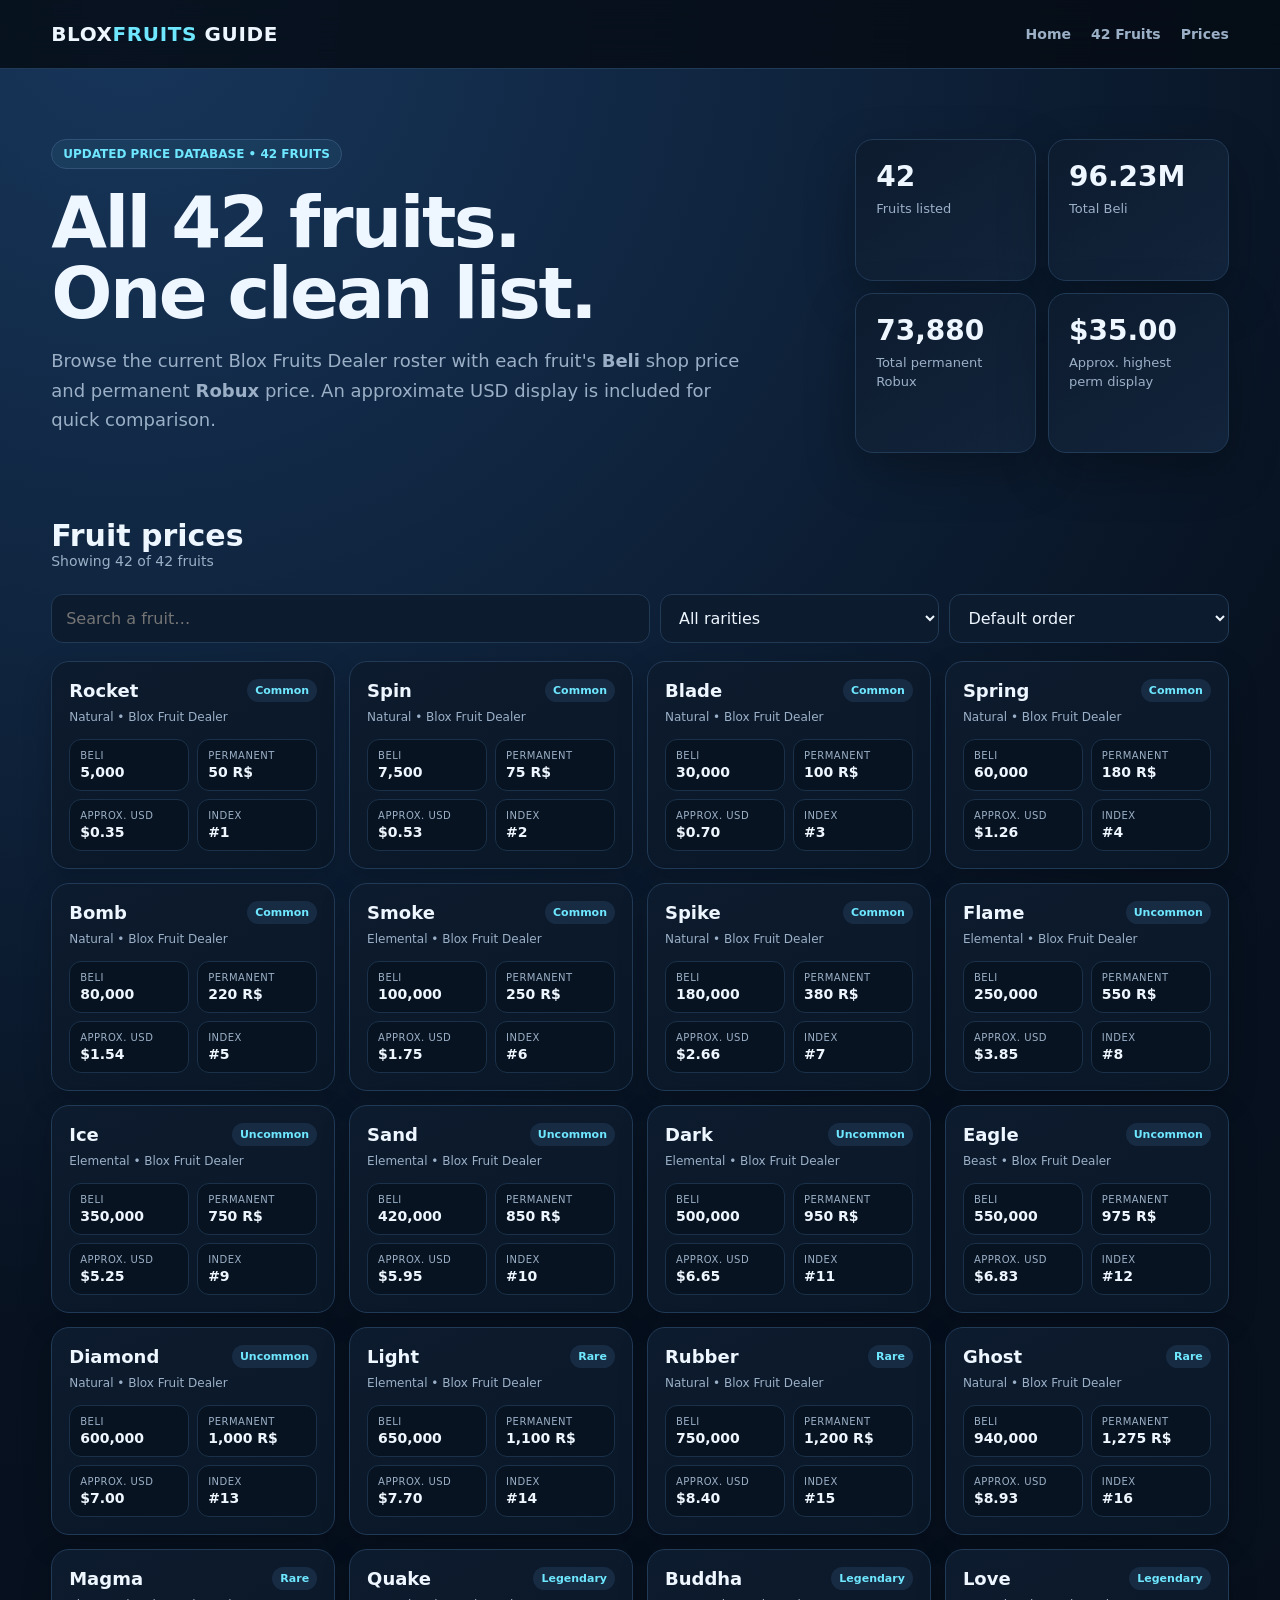
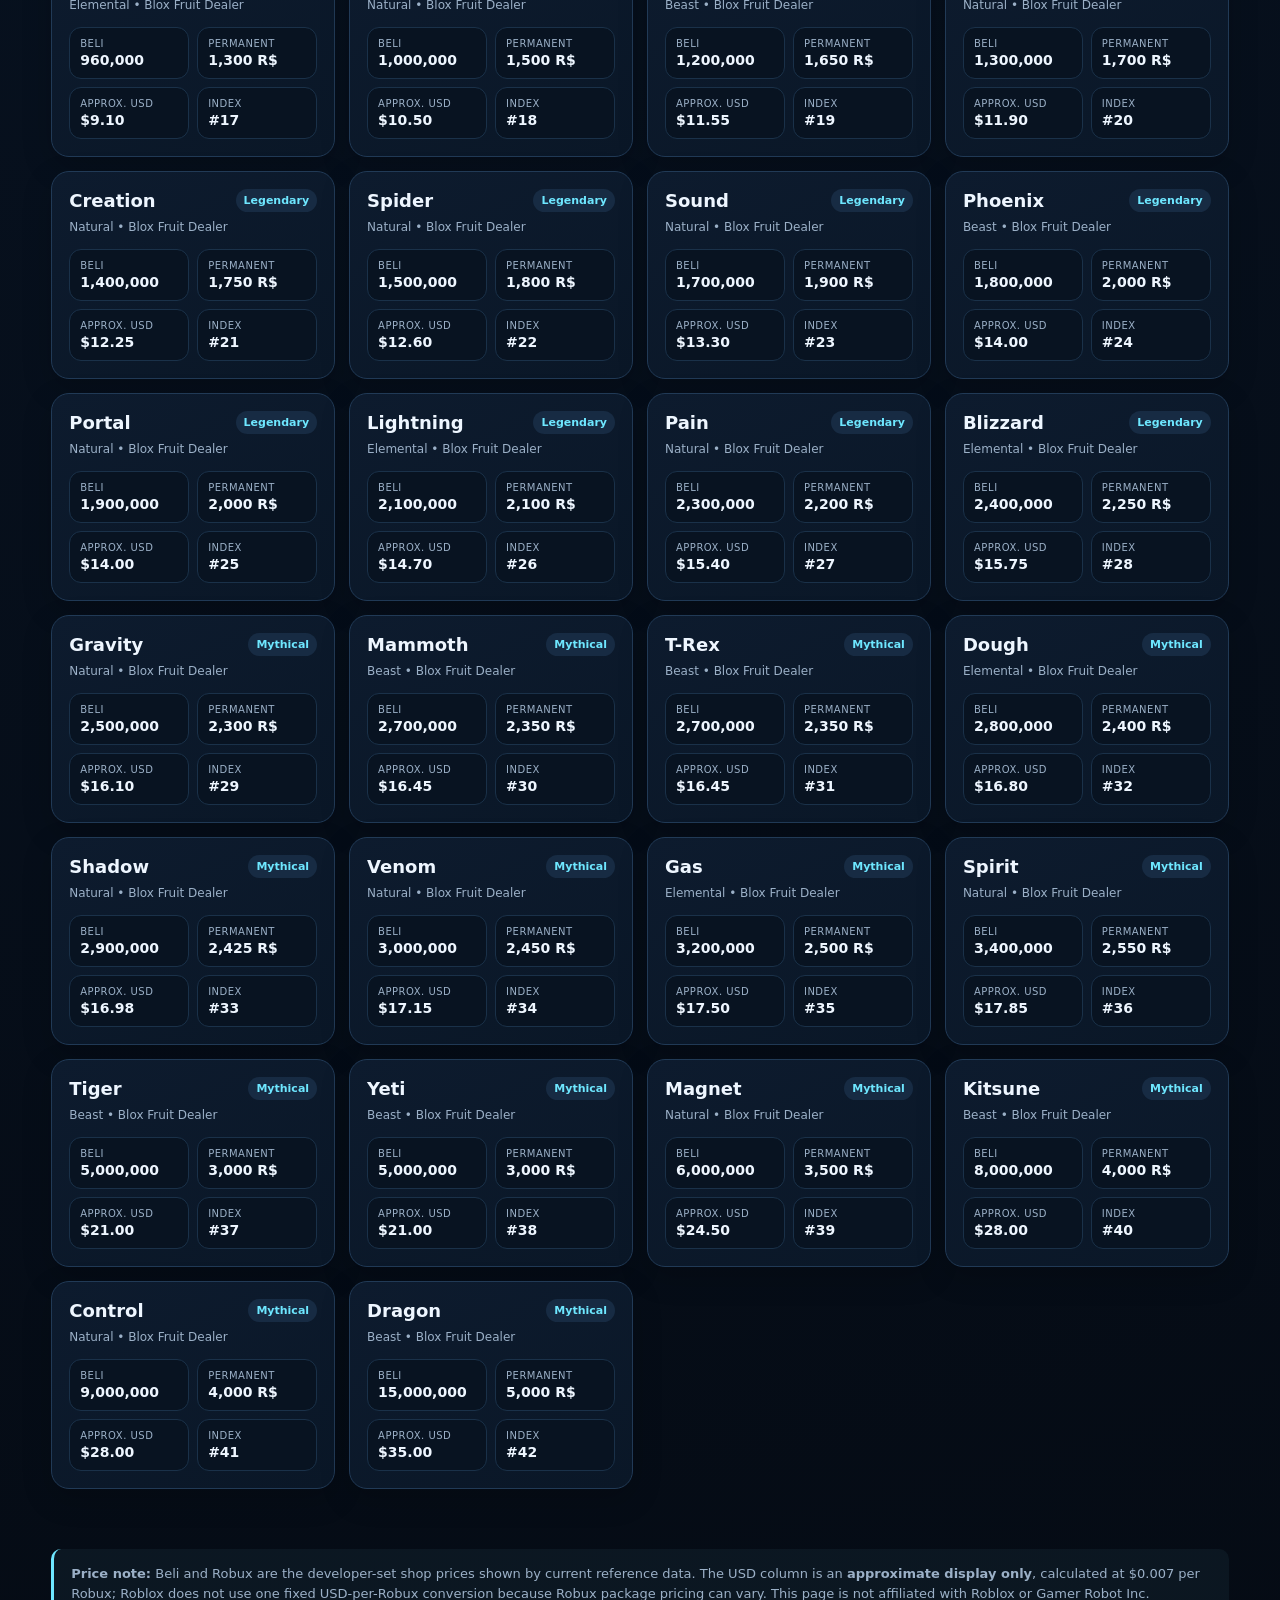
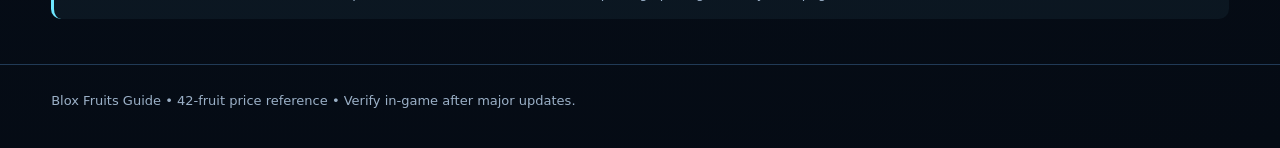
<file: BloxFruits_42_Fruit_Price_Guide.html>
<!doctype html>
<html lang="en">
<head>
<meta charset="utf-8">
<meta name="viewport" content="width=device-width,initial-scale=1">
<meta name="description" content="Blox Fruits guide — all 42 current fruit shop prices, Beli and permanent Robux prices.">
<title>Blox Fruits — 42 Fruit Price Guide</title>
<style>
:root{--bg:#07111f;--panel:#0d1b2e;--panel2:#12243b;--text:#eef6ff;--muted:#9bb0c7;--line:#213a56;--accent:#6ee7ff;--accent2:#8b7cff;--good:#69e6a4;--shadow:0 18px 50px rgba(0,0,0,.28)}
*{box-sizing:border-box} body{margin:0;font-family:Inter,ui-sans-serif,system-ui,-apple-system,BlinkMacSystemFont,"Segoe UI",sans-serif;background:radial-gradient(circle at 10% 0%,#17365b 0,#07111f 38%,#050b14 100%);color:var(--text);min-height:100vh}
a{color:inherit;text-decoration:none} .wrap{width:min(1180px,92%);margin:auto}
header{position:sticky;top:0;z-index:20;background:rgba(5,11,20,.82);backdrop-filter:blur(16px);border-bottom:1px solid var(--line)}
.nav{height:68px;display:flex;align-items:center;justify-content:space-between;gap:20px}
.logo{font-weight:900;letter-spacing:.6px;font-size:20px} .logo span{color:var(--accent)}
nav{display:flex;gap:20px;color:var(--muted);font-weight:700;font-size:14px} nav a:hover{color:var(--text)}
.hero{padding:70px 0 35px} .hero-grid{display:grid;grid-template-columns:1.35fr .65fr;gap:28px;align-items:stretch}
.hero h1{font-size:clamp(40px,6vw,72px);line-height:.98;margin:0 0 18px;letter-spacing:-2.5px}
.hero p{font-size:18px;color:var(--muted);max-width:700px;line-height:1.65}
.badge{display:inline-flex;padding:7px 11px;border:1px solid #315276;border-radius:999px;color:var(--accent);font-weight:800;font-size:12px;margin-bottom:18px;background:rgba(110,231,255,.06)}
.stats{display:grid;grid-template-columns:repeat(2,1fr);gap:12px} .stat{background:linear-gradient(145deg,var(--panel),var(--panel2));border:1px solid var(--line);border-radius:18px;padding:20px;box-shadow:var(--shadow)}
.stat b{display:block;font-size:28px;margin-bottom:5px} .stat span{color:var(--muted);font-size:13px}
.controls{margin:25px 0 18px;display:grid;grid-template-columns:1.5fr repeat(2,.7fr);gap:10px}
input,select,button{font:inherit} input,select{width:100%;background:var(--panel);color:var(--text);border:1px solid var(--line);padding:13px 14px;border-radius:12px;outline:none} input:focus,select:focus{border-color:var(--accent)}
.section-head{display:flex;justify-content:space-between;align-items:end;gap:15px;margin-top:30px} h2{font-size:30px;margin:0} .count{color:var(--muted);font-size:14px}
.grid{display:grid;grid-template-columns:repeat(4,1fr);gap:14px;margin:18px 0 60px}
.card{background:linear-gradient(155deg,var(--panel),#0a1727);border:1px solid var(--line);border-radius:18px;padding:17px;transition:.18s transform,.18s border-color;box-shadow:0 10px 30px rgba(0,0,0,.18)}
.card:hover{transform:translateY(-4px);border-color:#39698e} .top{display:flex;justify-content:space-between;gap:8px;align-items:center} .fruit-name{font-size:18px;font-weight:900}
.rarity{font-size:11px;padding:5px 8px;border-radius:999px;background:#172b43;color:var(--accent);font-weight:800}
.type{color:var(--muted);font-size:12px;margin:8px 0 15px} .price{display:grid;grid-template-columns:1fr 1fr;gap:8px}
.price div{background:#081321;border:1px solid #1a3149;border-radius:12px;padding:10px} .price small{display:block;color:var(--muted);font-size:10px;text-transform:uppercase;letter-spacing:.5px} .price strong{display:block;margin-top:3px;font-size:14px}
.note{margin:0 0 45px;padding:15px 17px;border-left:3px solid var(--accent);background:rgba(110,231,255,.05);border-radius:10px;color:var(--muted);line-height:1.55;font-size:13px}
footer{border-top:1px solid var(--line);padding:28px 0 40px;color:var(--muted);font-size:13px}
.empty{padding:35px;text-align:center;color:var(--muted);border:1px dashed var(--line);border-radius:16px;grid-column:1/-1}
@media(max-width:900px){.hero-grid{grid-template-columns:1fr}.grid{grid-template-columns:repeat(3,1fr)}}
@media(max-width:650px){nav{display:none}.hero{padding-top:45px}.controls{grid-template-columns:1fr}.grid{grid-template-columns:repeat(2,1fr)}.stats{grid-template-columns:1fr 1fr}}
@media(max-width:430px){.grid{grid-template-columns:1fr}.hero h1{font-size:43px}.stats{grid-template-columns:1fr 1fr}}
</style>
</head>
<body>
<header><div class="wrap nav"><div class="logo">BLOX<span>FRUITS</span> GUIDE</div><nav><a href="#home">Home</a><a href="#fruits">42 Fruits</a><a href="#about">Prices</a></nav></div></header>

<main id="home" class="wrap">
<section class="hero">
<div class="hero-grid">
<div>
<div class="badge">UPDATED PRICE DATABASE • 42 FRUITS</div>
<h1>All 42 fruits.<br>One clean list.</h1>
<p>Browse the current Blox Fruits Dealer roster with each fruit's <b>Beli</b> shop price and permanent <b>Robux</b> price. An approximate USD display is included for quick comparison.</p>
</div>
<div class="stats">
<div class="stat"><b>42</b><span>Fruits listed</span></div>
<div class="stat"><b>96.23M</b><span>Total Beli</span></div>
<div class="stat"><b>73,880</b><span>Total permanent Robux</span></div>
<div class="stat"><b>$35.00</b><span>Approx. highest perm display</span></div>
</div>
</div>
</section>

<section id="fruits">
<div class="section-head"><div><h2>Fruit prices</h2><div class="count" id="count">Showing 42 of 42 fruits</div></div></div>
<div class="controls">
<input id="search" type="search" placeholder="Search a fruit…">
<select id="rarity"><option value="all">All rarities</option><option>Common</option><option>Uncommon</option><option>Rare</option><option>Legendary</option><option>Mythical</option></select>
<select id="sort"><option value="default">Default order</option><option value="beliAsc">Beli: low → high</option><option value="beliDesc">Beli: high → low</option><option value="robuxAsc">Perm: low → high</option><option value="robuxDesc">Perm: high → low</option></select>
</div>
<div class="grid" id="grid"></div>
<p class="note" id="about"><b>Price note:</b> Beli and Robux are the developer-set shop prices shown by current reference data. The USD column is an <b>approximate display only</b>, calculated at $0.007 per Robux; Roblox does not use one fixed USD-per-Robux conversion because Robux package pricing can vary. This page is not affiliated with Roblox or Gamer Robot Inc.</p>
</section>
</main>

<footer><div class="wrap">Blox Fruits Guide • 42-fruit price reference • Verify in-game after major updates.</div></footer>

<script>
const fruits = [{"name":"Rocket","type":"Natural","rarity":"Common","beli":5000,"robux":50,"usd":0.35},{"name":"Spin","type":"Natural","rarity":"Common","beli":7500,"robux":75,"usd":0.53},{"name":"Blade","type":"Natural","rarity":"Common","beli":30000,"robux":100,"usd":0.7},{"name":"Spring","type":"Natural","rarity":"Common","beli":60000,"robux":180,"usd":1.26},{"name":"Bomb","type":"Natural","rarity":"Common","beli":80000,"robux":220,"usd":1.54},{"name":"Smoke","type":"Elemental","rarity":"Common","beli":100000,"robux":250,"usd":1.75},{"name":"Spike","type":"Natural","rarity":"Common","beli":180000,"robux":380,"usd":2.66},{"name":"Flame","type":"Elemental","rarity":"Uncommon","beli":250000,"robux":550,"usd":3.85},{"name":"Ice","type":"Elemental","rarity":"Uncommon","beli":350000,"robux":750,"usd":5.25},{"name":"Sand","type":"Elemental","rarity":"Uncommon","beli":420000,"robux":850,"usd":5.95},{"name":"Dark","type":"Elemental","rarity":"Uncommon","beli":500000,"robux":950,"usd":6.65},{"name":"Eagle","type":"Beast","rarity":"Uncommon","beli":550000,"robux":975,"usd":6.83},{"name":"Diamond","type":"Natural","rarity":"Uncommon","beli":600000,"robux":1000,"usd":7.0},{"name":"Light","type":"Elemental","rarity":"Rare","beli":650000,"robux":1100,"usd":7.7},{"name":"Rubber","type":"Natural","rarity":"Rare","beli":750000,"robux":1200,"usd":8.4},{"name":"Ghost","type":"Natural","rarity":"Rare","beli":940000,"robux":1275,"usd":8.93},{"name":"Magma","type":"Elemental","rarity":"Rare","beli":960000,"robux":1300,"usd":9.1},{"name":"Quake","type":"Natural","rarity":"Legendary","beli":1000000,"robux":1500,"usd":10.5},{"name":"Buddha","type":"Beast","rarity":"Legendary","beli":1200000,"robux":1650,"usd":11.55},{"name":"Love","type":"Natural","rarity":"Legendary","beli":1300000,"robux":1700,"usd":11.9},{"name":"Creation","type":"Natural","rarity":"Legendary","beli":1400000,"robux":1750,"usd":12.25},{"name":"Spider","type":"Natural","rarity":"Legendary","beli":1500000,"robux":1800,"usd":12.6},{"name":"Sound","type":"Natural","rarity":"Legendary","beli":1700000,"robux":1900,"usd":13.3},{"name":"Phoenix","type":"Beast","rarity":"Legendary","beli":1800000,"robux":2000,"usd":14.0},{"name":"Portal","type":"Natural","rarity":"Legendary","beli":1900000,"robux":2000,"usd":14.0},{"name":"Lightning","type":"Elemental","rarity":"Legendary","beli":2100000,"robux":2100,"usd":14.7},{"name":"Pain","type":"Natural","rarity":"Legendary","beli":2300000,"robux":2200,"usd":15.4},{"name":"Blizzard","type":"Elemental","rarity":"Legendary","beli":2400000,"robux":2250,"usd":15.75},{"name":"Gravity","type":"Natural","rarity":"Mythical","beli":2500000,"robux":2300,"usd":16.1},{"name":"Mammoth","type":"Beast","rarity":"Mythical","beli":2700000,"robux":2350,"usd":16.45},{"name":"T-Rex","type":"Beast","rarity":"Mythical","beli":2700000,"robux":2350,"usd":16.45},{"name":"Dough","type":"Elemental","rarity":"Mythical","beli":2800000,"robux":2400,"usd":16.8},{"name":"Shadow","type":"Natural","rarity":"Mythical","beli":2900000,"robux":2425,"usd":16.98},{"name":"Venom","type":"Natural","rarity":"Mythical","beli":3000000,"robux":2450,"usd":17.15},{"name":"Gas","type":"Elemental","rarity":"Mythical","beli":3200000,"robux":2500,"usd":17.5},{"name":"Spirit","type":"Natural","rarity":"Mythical","beli":3400000,"robux":2550,"usd":17.85},{"name":"Tiger","type":"Beast","rarity":"Mythical","beli":5000000,"robux":3000,"usd":21.0},{"name":"Yeti","type":"Beast","rarity":"Mythical","beli":5000000,"robux":3000,"usd":21.0},{"name":"Magnet","type":"Natural","rarity":"Mythical","beli":6000000,"robux":3500,"usd":24.5},{"name":"Kitsune","type":"Beast","rarity":"Mythical","beli":8000000,"robux":4000,"usd":28.0},{"name":"Control","type":"Natural","rarity":"Mythical","beli":9000000,"robux":4000,"usd":28.0},{"name":"Dragon","type":"Beast","rarity":"Mythical","beli":15000000,"robux":5000,"usd":35.0}];

const fmt = n => n.toLocaleString("en-US");
const grid = document.getElementById("grid");
const count = document.getElementById("count");
const search = document.getElementById("search");
const rarity = document.getElementById("rarity");
const sort = document.getElementById("sort");

function render(){
  let list = fruits.filter(f =>
    f.name.toLowerCase().includes(search.value.toLowerCase()) &&
    (rarity.value === "all" || f.rarity === rarity.value)
  );
  const s = sort.value;
  if(s==="beliAsc") list.sort((a,b)=>a.beli-b.beli);
  if(s==="beliDesc") list.sort((a,b)=>b.beli-a.beli);
  if(s==="robuxAsc") list.sort((a,b)=>a.robux-b.robux);
  if(s==="robuxDesc") list.sort((a,b)=>b.robux-a.robux);

  count.textContent = `Showing ${list.length} of 42 fruits`;
  grid.innerHTML = list.length ? list.map(f => `
    <article class="card">
      <div class="top"><div class="fruit-name">${f.name}</div><div class="rarity">${f.rarity}</div></div>
      <div class="type">${f.type} • Blox Fruit Dealer</div>
      <div class="price">
        <div><small>Beli</small><strong>${fmt(f.beli)}</strong></div>
        <div><small>Permanent</small><strong>${fmt(f.robux)} R$</strong></div>
        <div><small>Approx. USD</small><strong>$${f.usd.toFixed(2)}</strong></div>
        <div><small>Index</small><strong>#${fruits.indexOf(f)+1}</strong></div>
      </div>
    </article>
  `).join("") : `<div class="empty">No fruit matches your search.</div>`;
}
[search, rarity, sort].forEach(el => el.addEventListener("input", render));
render();
</script>
</body>
</html>
</file>
